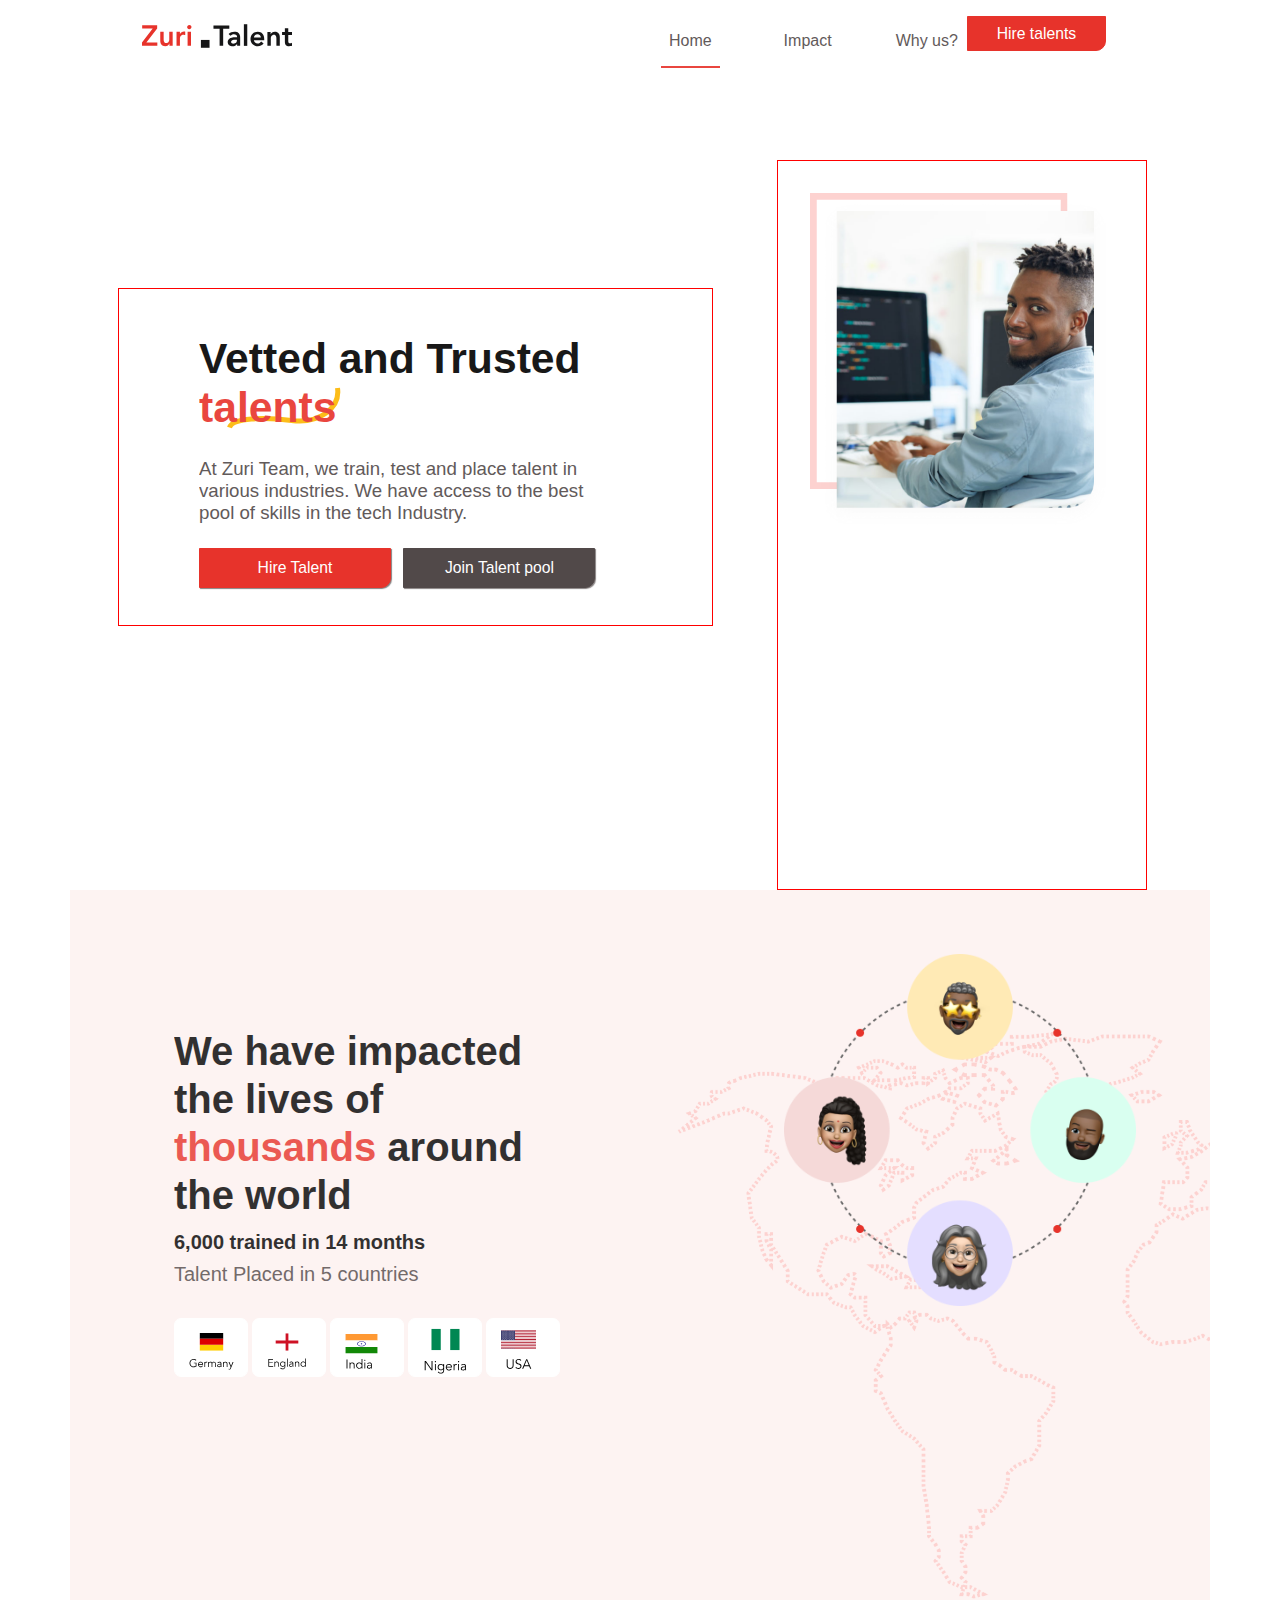
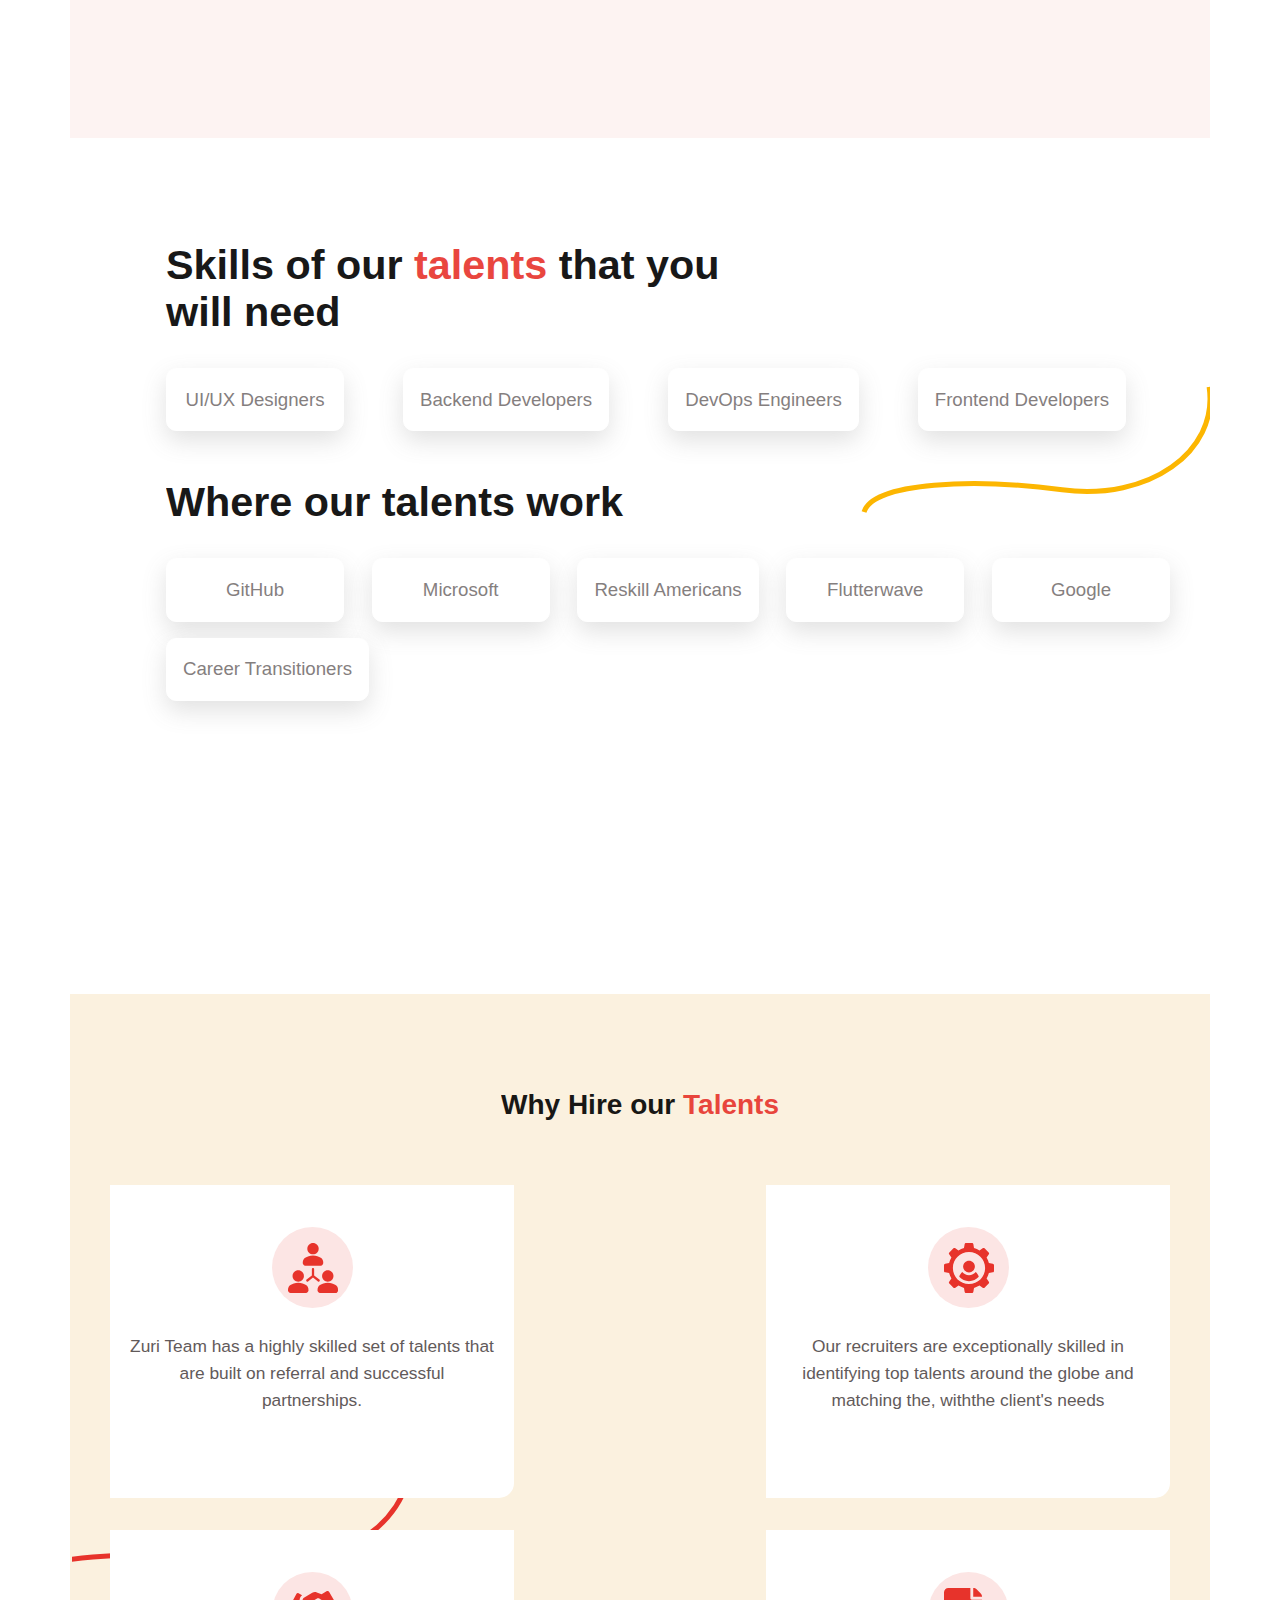
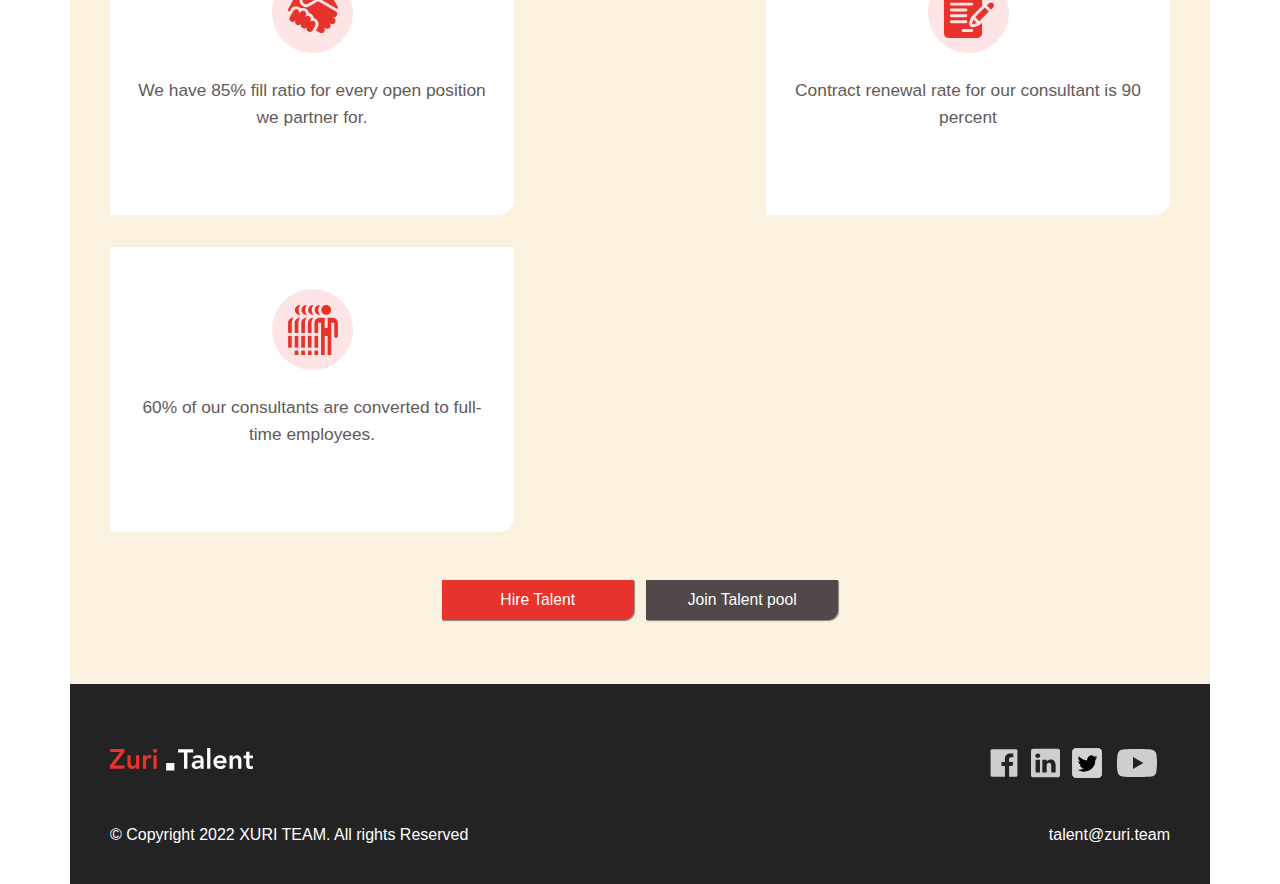
<file: talent.html>
<!DOCTYPE html>
<html lang="en">
<head>
    <meta charset="UTF-8">
    <meta name="viewport" content="width=device-width, initial-scale=1.0">
    <meta http-equiv="X-UA-Compatible" content="ie=edge">
    <link rel="stylesheet" href="styles/talent.css">
    <link href="../img/zuri-training-img.svg" rel="icon" sizes="16x16 32x32" type="image/png">
    <title>Zuri</title>
</head>
<body>
    <nav>
        <img src="img/talent-logo2.svg" alt="Zuri talent logo" height="40rem" width="150rem">
        <div class="nav-links">
            <ul>
                <li class="active">Home</li>
                <li>Impact</li>
                <li>Why us?</li>
            </ul>
        </div>
        <button class="nav-btn btn--show-modal">
            Hire talents
        </button>
    </nav>
    <header>
        <div>
            <div class="main">
                <h1>
                    Vetted and Trusted <br> <span class="red">talents</span> 
                </h1>
                <p>
                    At Zuri Team, we train, test and place talent in various
                    industries.
                    We have access to the best pool of skills in the tech Industry.
                </p>
                <button class="hire btn--show-modal">
                    Hire Talent
                </button>
                <button class="join btn--show-modal-2">
                    Join Talent pool
                </button>
            </div>
            <div class="img-main">
                <img src="img/section1.png" alt="">
            </div>
        </div>
    </header>
    <section class="section-1">
        <div class="section-1-text">
            <h2>
                We have impacted the lives of <span class="red">thousands</span> 
                around the world
            </h2>
            <p class="six-thousand">
                6,000 trained in 14 months
            </p>
            <p class="six-thousand-2">
                Talent Placed in 5 countries
            </p>
            <div class="countries">
                <div class="countries-img">
                   <img src="img/GER.svg" alt="germany" width="45px" height="50px"> 
                </div>
                <div class="countries-img">
                    <img src="img/ENG.svg" alt="england" width="40px" height="50px">
                </div>
                <div class="countries-img india">
                    <img src="img/ind.svg" alt="india" width="33px" height="50px">
                </div>
                <div class="countries-img">
                    <img src="img/NIG.svg" alt="nigeria" width="45px" height="50px">
                </div>
                <div class="countries-img">
                    <img src="img/ussa.svg" alt="usa" width="35px" height="50px">
                </div>
            </div>
        </div>
        <div class="section-1-img">
            <img src="img/section2.png" alt="">
        </div>
    </section>
    <section class="section-2">
        <h2>
            Skills of our <span class="red"> talents</span>
            that you will need
        </h2>
        <div class="section-2-tiles">
            <div class="tile">
                <p>UI/UX Designers</p>
            </div>
            <div class="tile">
                <p>Backend Developers</p>
            </div>
            <div class="tile">
                <p>DevOps Engineers</p>
            </div>
            <div class="tile">
                <p>Frontend Developers</p>
            </div>
        </div>
        <h2>
            Where our talents work
        </h2>
        <div class="section-2-tiles woh">
            <div class="tile">
                <p>GitHub</p>
            </div>
            <div class="tile">
                <p>Microsoft</p>
            </div>
            <div class="tile">
                <p>Reskill Americans</p>
            </div>
            <div class="tile">
                <p>Flutterwave</p>
            </div>
            <div class="tile">
                <p>Google</p>
            </div>
            <div class="tile">
                <p>Career Transitioners</p>
            </div>
        </div>
    </section>
    <section class="section-3">
        <h2>
            Why Hire our <span class="red">Talents</span>
        </h2>
        <div class="section-3-cards">
            <div class="section-3-card">
                <img src="img/people.svg" alt="">
                <p>
                    Zuri Team has a highly skilled set of talents
                    that are built on referral and successful partnerships.
                </p>
            </div>
            <div class="section-3-card">
                <img src="img/mech.svg" alt="">
                <p>
                    Our recruiters are exceptionally skilled in identifying
                    top talents around the globe and matching the, withthe client's
                    needs
                </p>
            </div>
            <div class="section-3-card">
                <img src="img/hand.svg" alt="">
                <p>
                    We have 85% fill ratio for every open position we
                    partner for.
                </p>
            </div>
            <div class="section-3-card card-man">
                <img src="img/write.svg" alt="">
                <p>
                    Contract renewal rate for our consultant is 90
                    percent
                </p>
            </div>
            <div class="section-3-card card-many">
                <img src="img/many.svg" alt="">
                <p>
                    60% of our consultants are converted to full-time
                    employees.
                </p>
            </div>
        </div>
        <div class="section-3-btn">
            <button class="hire btn--show-modal">
                Hire Talent
            </button>
            <button class="join btn--show-modal-2">
                Join Talent pool
            </button>
        </div>
    </section>
    <footer>
        <div class="footer-inner-1">
            <img src="img/talent-logo2-white.svg" alt="logo" height="23rem">
            <div class="footer-social">
                <img src="img/grey-facebook.svg" alt="facebook" height="30px">
                <img src="img/grey-linkd.svg" alt="LinkedIn" height="30px">
                <img src="img/grey-twit.png" alt="twitter" height="30px">
                <img src="img/grey-youtube.svg" alt="youtube" height="30px">
            </div>
        </div>
        <div class="footer-inner-2">
            <a href="mailto:talent@zuri.team">talent@zuri.team</a>
            <p>
                &copy; Copyright 2022 XURI TEAM. All rights Reserved
            </p>
        </div>
    </footer>


    <div class="modal hidden">
        <button class="btn--close-modal">&times;</button>
        <h1 class="modal_header">
            Talent Recruitment
        </h1>
        <p class="p">
            We love to discuss your business and your talent needs
        </p>
        <button class="btn-1">
            Fill this form
        </button>
        <p>
            OR
        </p>
        <button class="btn-2">
            Book a consultation
        </button>
    </div>

    <div class="modal modal-2 hidden">
        <button class="btn--close-modal">&times;</button>
        <h1 class="modal_header">
            Join Talent Pool
        </h1>
        <p class="p">
            Interested in joining our Talent Pool?
        </p>
        <button class="btn-2">
            Click here to sign up
        </button>
    </div>
    <div class="overlay hidden"></div>
    <script src="talent.js"></script>
</body>
</file>
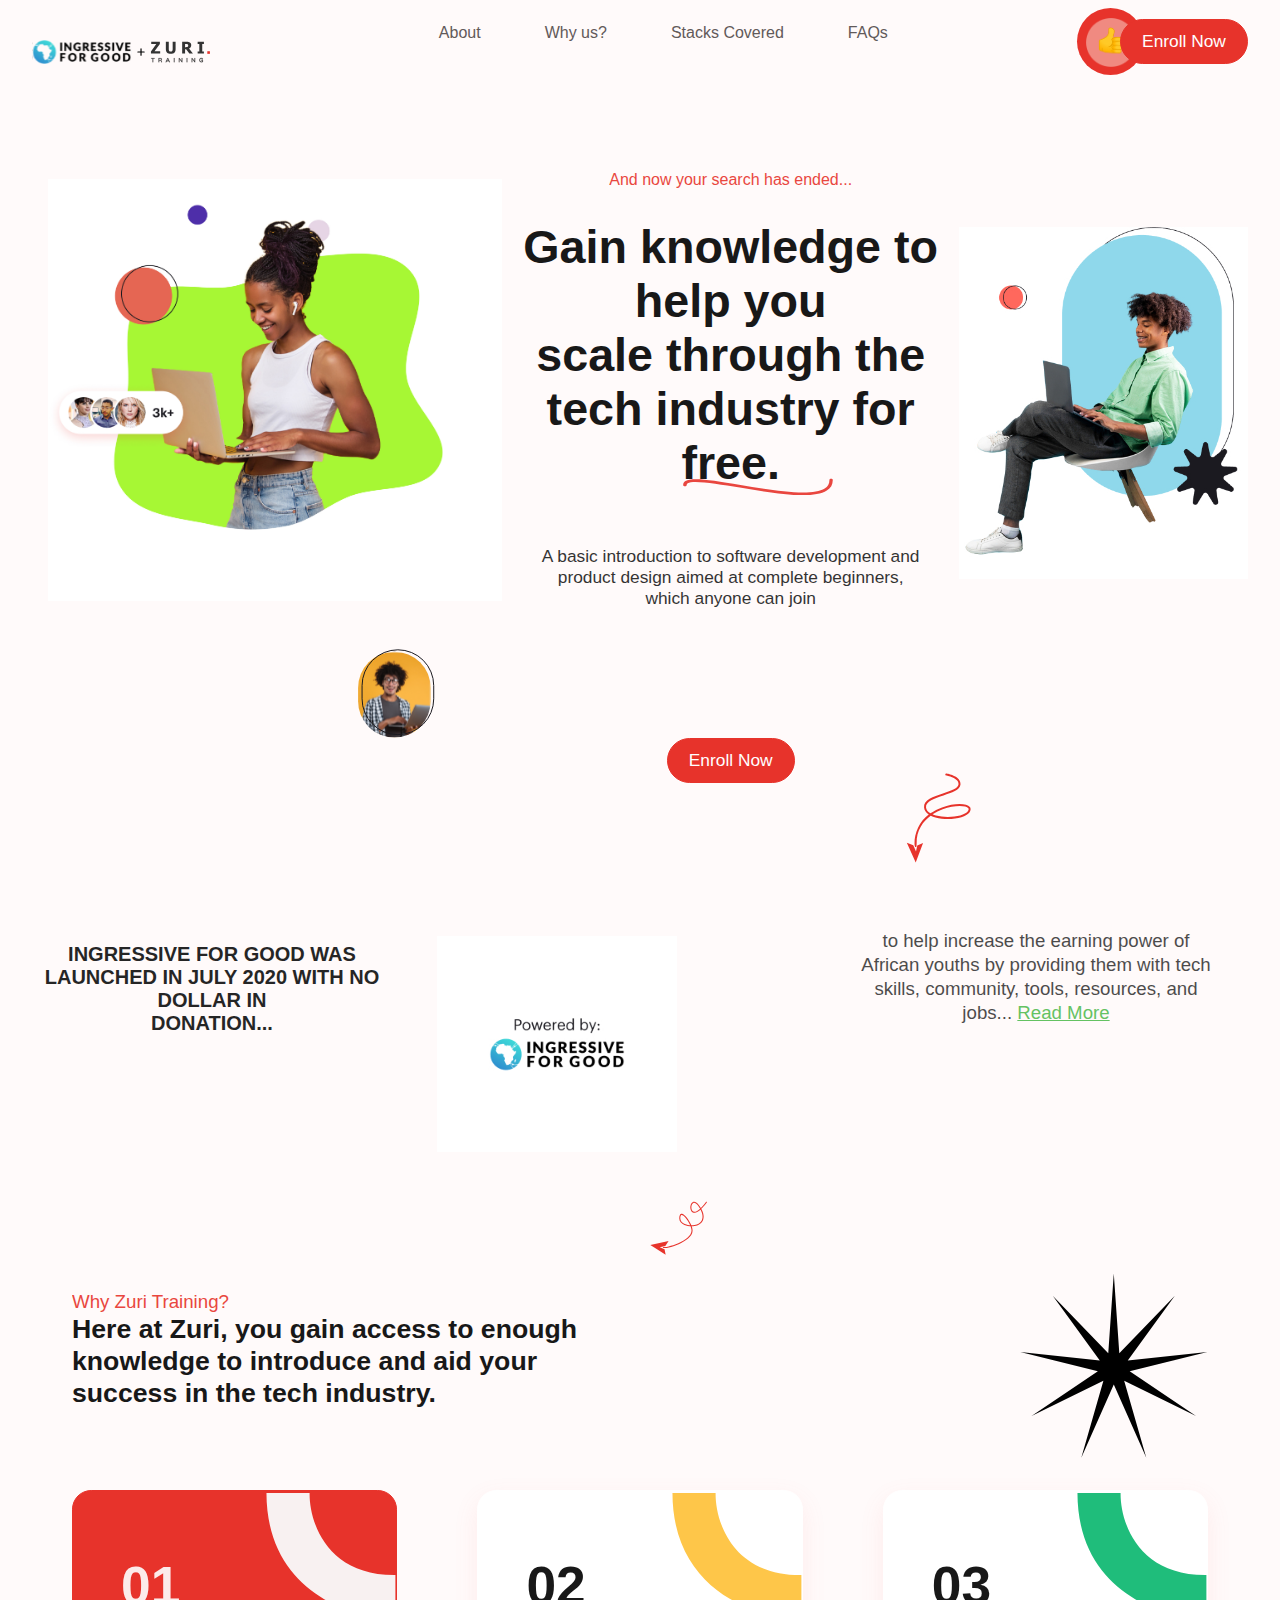
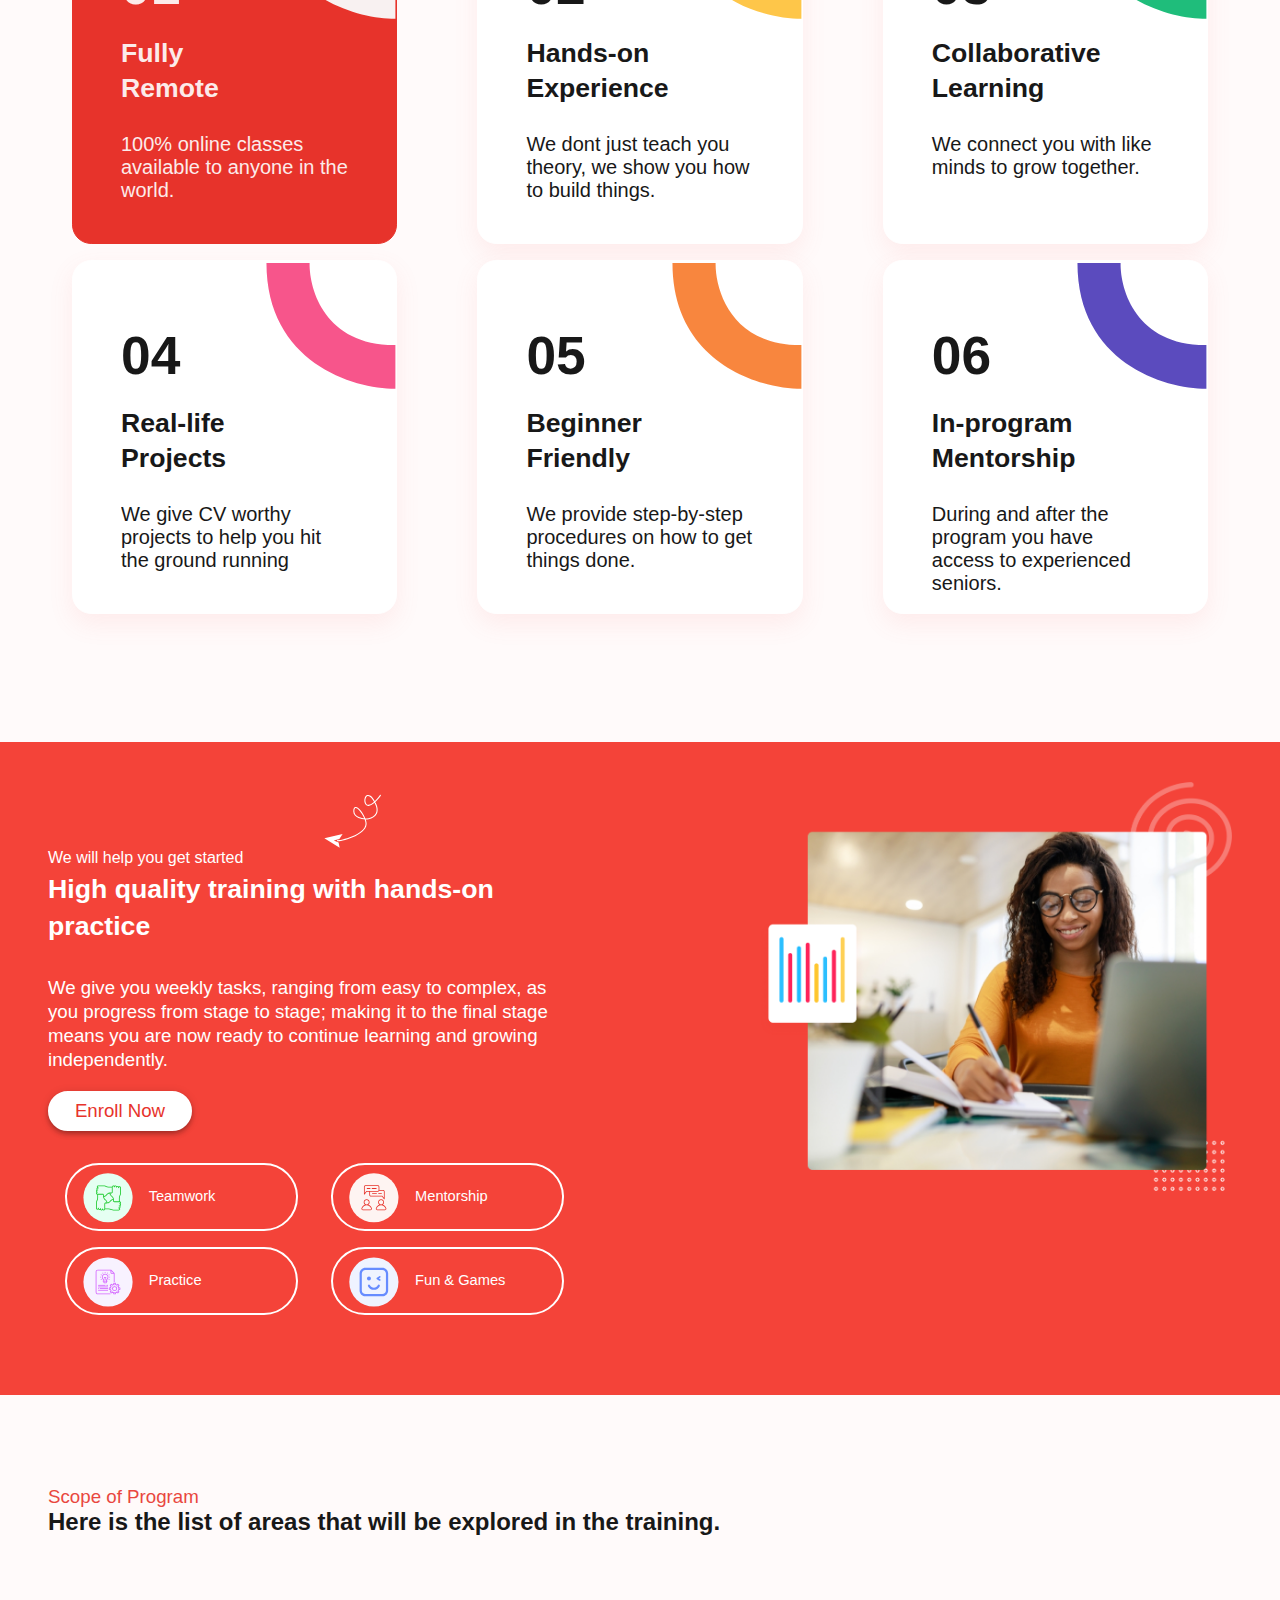
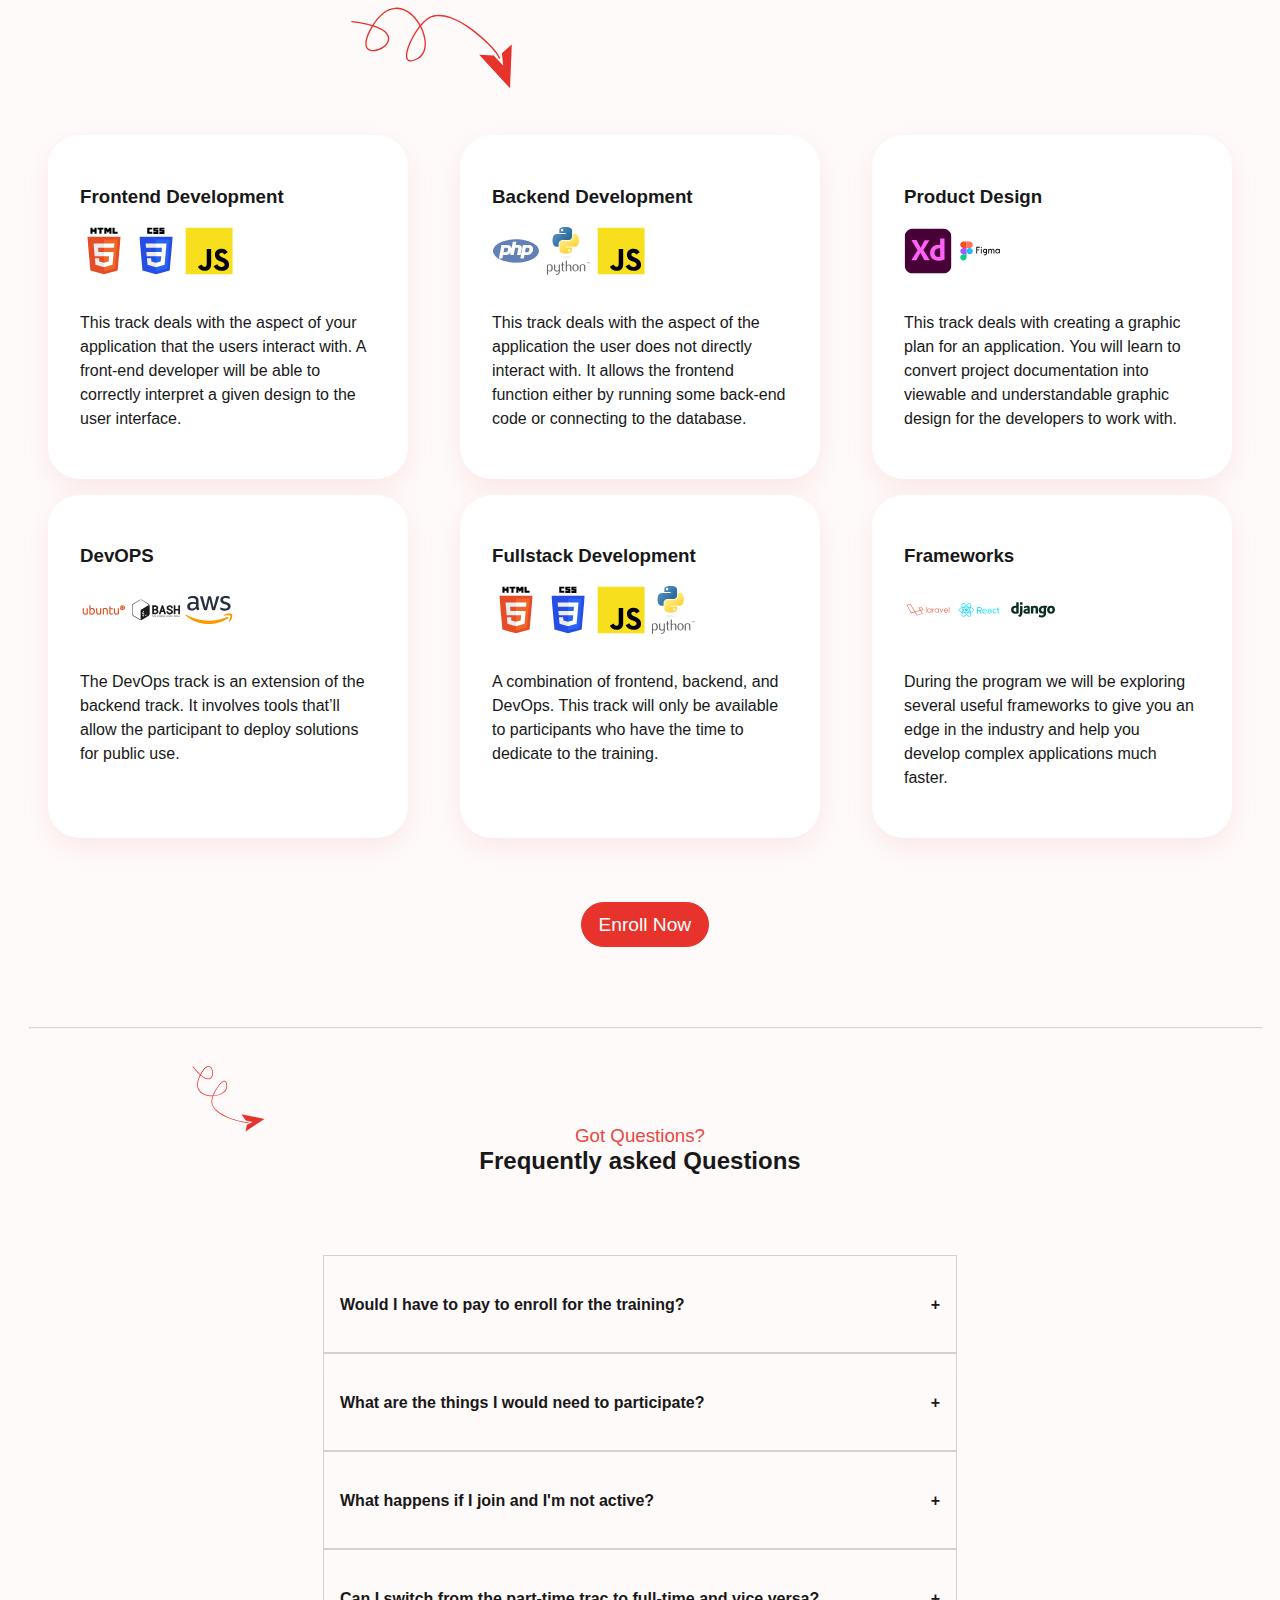
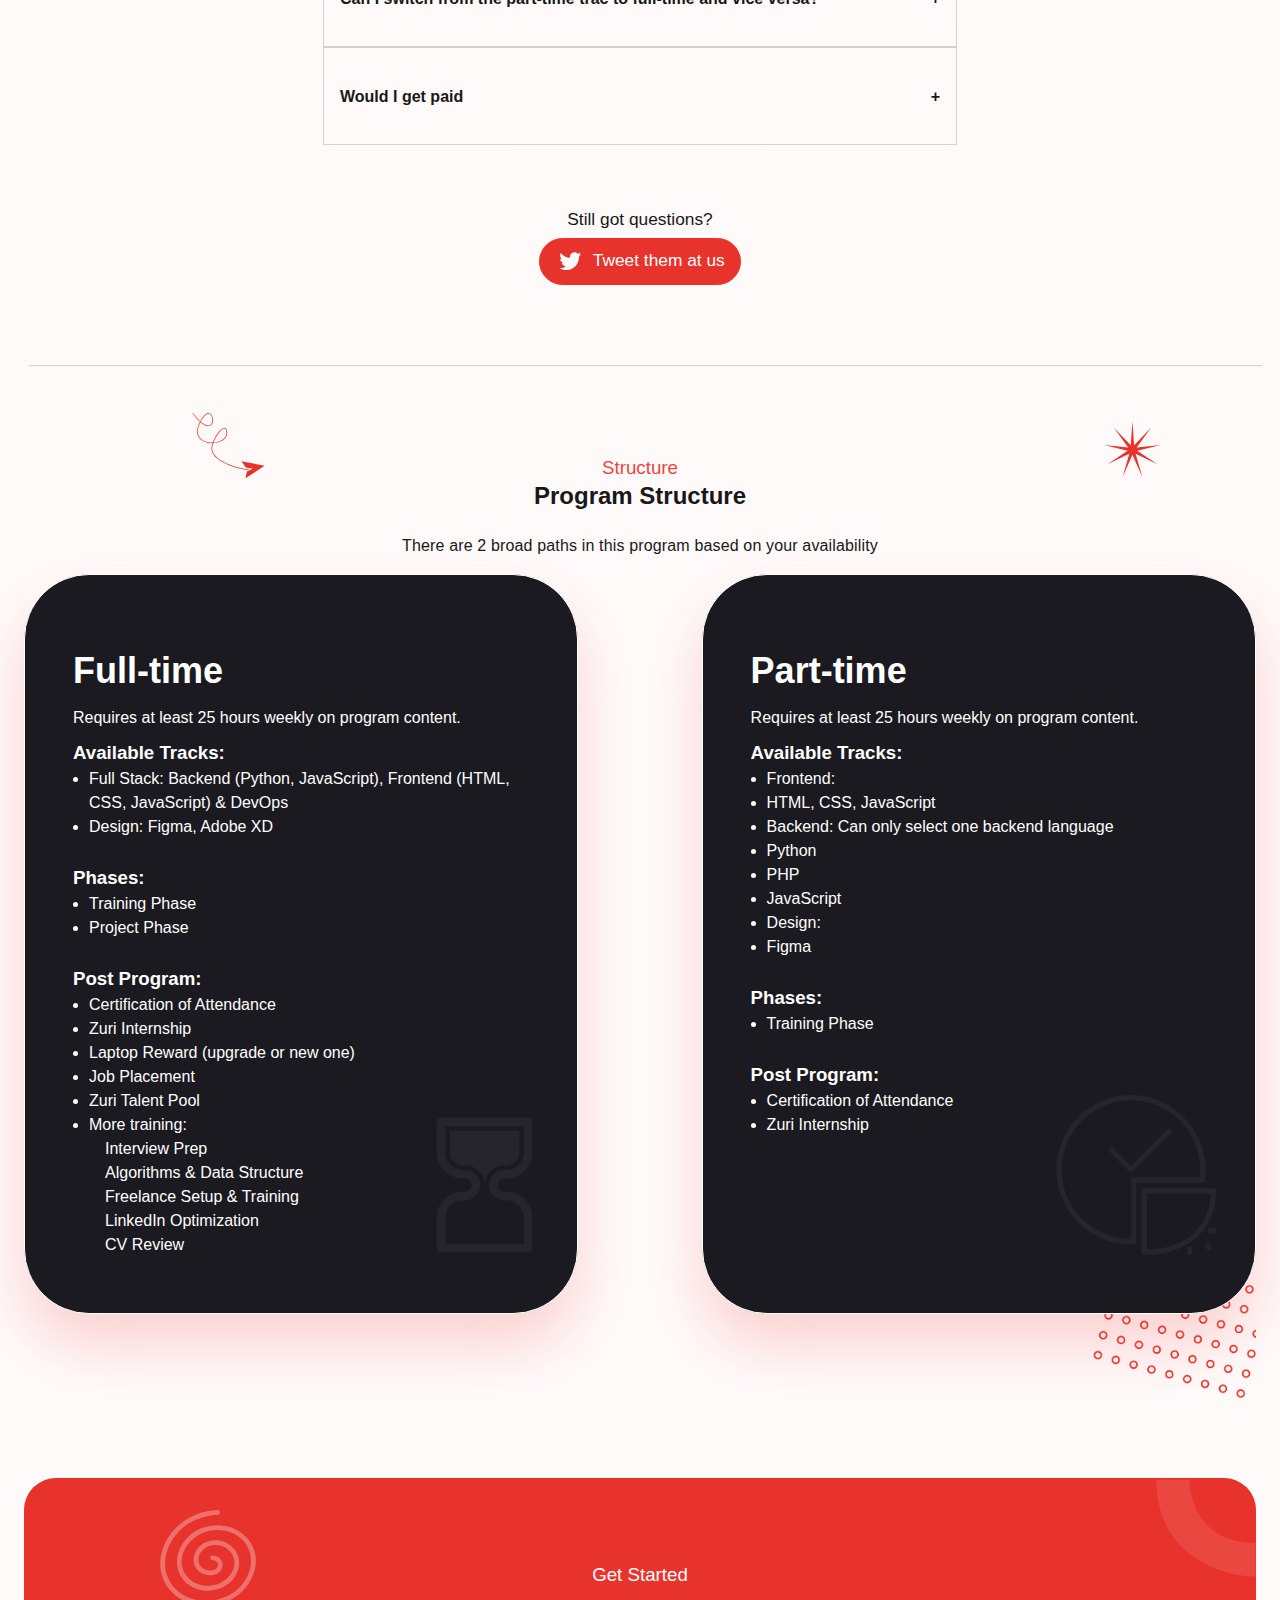
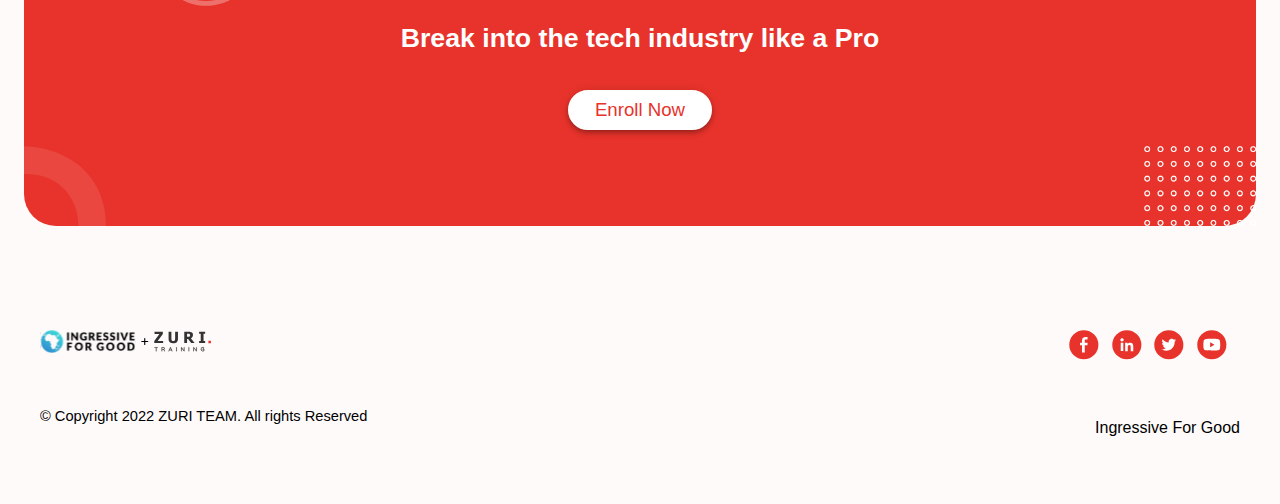
<file: training.html>
<!DOCTYPE html>
<html lang="en">
<head>
    <meta charset="UTF-8">
    <meta name="viewport" content="width=device-width, initial-scale=1.0">
    <meta http-equiv="X-UA-Compatible" content="ie=edge">
    <link rel="stylesheet" href="styles/training.css">
    <link href="zuri-training-img.svg" rel="icon" sizes="16x16 32x32" type="image/png">
    <title>Zuri</title>
</head>
<body>
    <nav>
        <img src="img/logo.svg" alt="" class="nav-logo">
        <div class="nav-links">
            <ul>
                <li>About</li>
                <li>Why us?</li>
                <li>Stacks Covered</li>
                <li>FAQs</li>
            </ul>
        </div>
        <div class="enroll-div">
            <button class="enroll enroll-nav">
                Enroll Now
            </button>
            <div class="thumb-container">
                <div class="thumb-inner">
                    <img src="img/thumbs.png" alt="">
                </div>
            </div>
        </div>
    </nav>
    <header>
        <div class="header-img">
            <img src="img/lady1.jpg" alt="">
        </div>
        <div class="header-text">
            <p class="p">
                And now your search has ended...
            </p>
            <h1>
                Gain knowledge to
                help you <br> scale through the tech industry for free. 
            </h1>
            <p class="p2">
                A basic introduction to software 
                development and product design aimed
                 at complete beginners, which 
                 anyone can join
            </p>
            <img src="img/maleface.svg" alt="" class="male-face">
            <button class="enroll">
                Enroll Now
            </button>
        </div>
        <div class="header-img-2">
            <img src="img/male1.jpg" alt="">
        </div>
    </header>
    <!-- <hr> -->
    <section class="section-1">
        <div class="sec-1-head">
            <h3>
                INGRESSIVE FOR GOOD WAS LAUNCHED IN JULY 2020 WITH NO DOLLAR
                IN <br> DONATION...
            </h3>
        </div>
        <div class="sec-1-logo">
            <img src="img/ingresive (1).png" alt="">
        </div>
        <div class="sec-1-text">
            <p>
                to help increase the earning power of African youths
                by providing them with tech skills,
                community, tools, resources, and jobs... <a href="#"> Read More </a>
            </p>
        </div>
    </section>
    <section class="section-2">
        <!-- <hr> -->
        <img src="img/section3wire.svg" alt="">
        <div class="sec-2-head">
            <div class="sec-2-head-text">
                <h3>
                    Why Zuri Training?
                </h3>
                <h4>
                    Here at Zuri, you gain access to enough knowledge to
                    introduce and aid your success in the tech industry. 
                </h4>
            </div>
            <div class="sec-2-head-img">
                <img src="img/Star1-black.svg" alt="">
            </div>
        </div>
        <div class="section-2-cards">
            <div class="section-2-card red-card">
                <h2>01</h2>
                <h3>Fully <br> Remote</h3>
                <p>100% online classes available to anyone in the world.</p>
            </div>
            <div class="section-2-card card-2">
                <h2>02</h2>
                <h3>Hands-on <br> Experience</h3>
                <p>We dont just teach you theory, we show you how to build things.</p>
            </div>
            <div class="section-2-card card-3">
                <h2>03</h2>
                <h3>Collaborative <br> Learning</h3>
                <p>We connect you with like minds to grow together.</p>
            </div>
            <div class="section-2-card card-4">
                <h2>04</h2>
                <h3>Real-life <br> Projects</h3>
                <p>We give CV worthy projects to help you hit the ground running</p>
            </div>
            <div class="section-2-card card-5">
                <h2>05</h2>
                <h3>Beginner <br> Friendly</h3>
                <p>We provide step-by-step procedures on how to get things done.</p>
            </div>
            <div class="section-2-card card-6">
                <h2>06</h2>
                <h3>In-program <br> Mentorship</h3>
                <p>During and after the program you have access to experienced seniors.</p>
            </div>
        </div>
    </section>
    <section class="section-3">
        <div>

            <img src="img/section5wire.svg" alt="" class="sec-3-img-1">
            <h4>
                We will help you get started
            </h4>
            <h2>
                High quality training with hands-on practice
            </h2>
            <p>
                We give you weekly tasks, ranging from easy to complex, as
                you progress from stage to stage; making it to the final
                stage means you are now ready to continue learning and growing independently.
            </p>
            <button class="enroll-white">
                Enroll Now
            </button>
            <div class="tiles-container">
                <div class="tile">
                    <img src="img/team-work.svg" alt="" height="50rem">
                    <p>Teamwork</p>
                </div>
                <div class="tile">
                    <img src="img/mentor.svg" alt="" height="50rem">
                    <p>Mentorship</p>
                </div>
                <div class="tile">
                    <img src="img/practice.svg" alt="" height="50rem">
                    <p>Practice</p>
                </div>
                <div class="tile">
                    <img src="img/games.svg" alt="" height="50rem">
                    <p>Fun & Games</p>
                </div>
            </div>
        </div>
        <img src="img/section5-image-girl.png" alt="girl studying" class="girl-study">
    </section>
    <section class="section-4">
        <h3>
            Scope of Program
        </h3>
        <p>
            Here is the list of areas that will be explored in the training.
        </p>
        <img src="img/section6-wire.svg" alt="">
        <div class="section-4-cards">
            <div class="section-4-card">
                <h3>
                    Frontend Development
                </h3>
                <div class="card-img">
                    <img src="img/html.svg" alt="">
                    <img src="img/css-3 logo.svg" alt="">
                    <img src="img/javascript logo.svg" alt="">
                </div>
                <p>
                    This track deals with the aspect of your application that the users interact with.
                    A front-end developer will be able to correctly interpret a given design to
                    the user interface.
                </p>
            </div>
            <div class="section-4-card">
                <h3>
                    Backend Development
                </h3>
                <div class="card-img">
                    <img src="img/php2 logo.svg" alt="">
                    <img src="img/python-4 logo.svg" alt="">
                    <img src="img/javascript logo.svg" alt="">
                </div>
                <p>
                    This track deals with the aspect of the application the user
                    does not directly interact with. It allows the frontend function
                    either by running some back-end code or connecting to the database.
                </p>
            </div>
            <div class="section-4-card">
                <h3>
                    Product Design
                </h3>
                <div class="card-img">
                    <img src="img/adobe-xd logo.svg" alt="">
                    <img src="img/Figma logo.svg" alt="">
                </div>
                <p>
                    This track deals with creating a graphic plan for an application.
                    You will learn to convert project documentation into viewable and
                    understandable graphic design for the developers to work with.
                </p>
            </div>
            <div class="section-4-card">
                <h3>
                    DevOPS
                </h3>
                <div class="card-img">
                    <img src="img/Ubuntu logo.svg" alt="">
                    <img src="img/Bash logo.svg" alt="">
                    <img src="img/aws logo.svg" alt="">
                </div>
                <p>
                    The DevOps track is an extension of the backend track.
                    It involves tools that’ll allow the participant to deploy solutions
                    for public use.
                </p>
            </div>
            <div class="section-4-card">
                <h3>
                    Fullstack Development
                </h3>
                <div class="card-img">
                    <img src="img/html.svg" alt="">
                    <img src="img/css-3 logo.svg" alt="">
                    <img src="img/javascript logo.svg" alt="">
                    <img src="img/python-4 logo.svg" alt="">
                </div>
                <p>
                    A combination of frontend, backend, and DevOps.
                    This track will only be available to participants who have the time to dedicate
                    to the training.
                </p>
            </div>
            <div class="section-4-card">
                <h3>
                    Frameworks
                </h3>
                <div class="card-img">
                    <img src="img/Laravel logo.svg" alt="">
                    <img src="img/React logo.svg" alt="">
                    <img src="img/Django logo.svg" alt="">
                </div>
                <p>
                    During the program we will be exploring several
                    useful frameworks to give you an edge in the industry
                    and help you develop complex applications much faster.
                </p>
            </div>
        </div>
        <button class="enroll">
            Enroll Now
        </button>
    </section>
    <section class="section-5">
        <hr>
        <h3>
            Got Questions?
        </h3>
        <p class="freq">
            Frequently asked Questions
        </p>
        <div class="questions">
            <div class="q-box">
                <p class="q-box-p-1">
                    Would I have to pay to enroll for the training?
                </p>
                <p>+</p>
            </div>
            <div class="q-box">
                <p class="q-box-p-1">
                    What are the things I would need to participate?
                </p>
                <p>+</p>
            </div>
            <div class="q-box">
                <p class="q-box-p-1">
                    What happens if I join and I'm not active?
                </p>
                <p>+</p>
            </div>
            <div class="q-box">
                <p class="q-box-p-1">
                    Can I switch from the part-time trac to full-time and vice versa?
                </p>
                <p>+</p>
            </div>
            <div class="q-box">
                <p class="q-box-p-1">
                    Would I get paid
                </p>
                <p>+</p>
            </div>
        </div>
        <p class="still">
            Still got questions?
        </p>
        <div class="enroll tweet-us">
            <img src="img/red-twitter.svg" alt="">
            <p>
                Tweet them at us
            </p>
        </div>
    </section>
    <section class="section-6">
        <hr>
        <img src="img/Star1.svg" alt="">
        <h3>
            Structure
        </h3>
        <p class="program">Program Structure</p>
        <p class="program-2">
            There are 2 broad paths in this program based on your availability
        </p>
        <div class="section-6-cards">
            <div class="section-6-card hour">
                <h2>
                    Full-time
                </h2>
                <p>
                    Requires at least 25 hours weekly on program content.
                </p>
                <h4>
                    Available Tracks:
                </h4>
                <ul>
                    <li>
                        Full Stack: Backend (Python, JavaScript), Frontend (HTML, CSS, JavaScript)
                        & DevOps
                    </li>
                    <li>
                        Design: Figma, Adobe XD
                    </li>
                </ul>
                <h4>
                    Phases:
                </h4>
                <ul>
                    <li>
                        Training Phase
                    </li>
                    <li>
                        Project Phase
                    </li>
                </ul>
                <h4>
                    Post Program:
                </h4>
                <ul>
                    <li>
                        Certification of Attendance
                    </li>
                    <li>
                        Zuri Internship
                    </li>
                    <li>
                        Laptop Reward (upgrade or new one) 
                    </li>
                    <li>
                        Job Placement
                    </li>
                    <li>
                        Zuri Talent Pool
                    </li>
                    <li>
                        More training:
                    </li>
                    <ul class="ul-no-style">
                        <li>
                            Interview Prep
                        </li>
                        <li>
                            Algorithms & Data Structure
                        </li>
                        <li>
                            Freelance Setup & Training
                        </li>
                        <li>
                            LinkedIn Optimization
                        </li>
                        <li>
                            CV Review
                        </li>
                    </ul>
                </ul>
            </div>
            <div class="section-6-card time">
                <h2>
                    Part-time
                </h2>
                <p>
                    Requires at least 25 hours weekly on program content.
                </p>
                <h4>
                    Available Tracks:
                </h4>
                <ul>
                    <li>
                        Frontend:
                        <li>
                            HTML, CSS, JavaScript
                        </li>
                    </li>
                    <li>
                        Backend: Can only select one backend language
                        <li>Python</li>
                        <li>PHP</li>
                        <li>JavaScript</li>
                    </li>
                    <li>
                        Design:
                        <li>Figma</li>
                    </li>
                </ul>
                <h4>
                    Phases:
                </h4>
                <ul>
                    <li>
                        Training Phase
                    </li>
                </ul>
                <h4>
                    Post Program:
                </h4>
                <ul>
                    <li>
                        Certification of Attendance
                    </li>
                    <li>
                        Zuri Internship
                    </li>
                </ul>
            </div>
        </div>
        <div class="section-6-card-image">
            <img src="img/circle.png" alt="" width="180rem" class="circle-show">
            <img src="img/circle.png" alt="" width="70rem" height="70rem" class="circle-hide">
        </div>
    </section> 
    <section class="section-7">        
        <div class="section-7-inner">
            <img src="img/round.svg" alt="">
            <div class="section-7-main">
                <h3>
                    Get Started
                </h3>
                <p>
                    Break into the tech industry like a Pro
                </p>
                <button class="enroll-white">
                    Enroll Now
                </button>
            </div>
                <div class="section-7-inner-img">
                    <img src="img/curve2.svg" alt="">
                    <img src="img/mains.png" alt="">
                </div>
        </div>
    </section>
    <footer>
        <div class="footer-inner-1">
            <img src="img/logo.svg" alt="zuri logo" height="23rem">
            <div class="footer-social">
                <img src="img/red-facebook.svg" alt="facebook" height="30px">
                <img src="img/red-linkd.svg" alt="LinkedIn" height="30px">
                <img src="img/red-twitter.svg" alt="twitter" height="30px">
                <img src="img/red-youtube.svg" alt="youtube" height="30px">
            </div>
        </div>
        <div class="footer-inner-2">
            <h5>
                Ingressive For Good
            </h5>
            <p>
                &copy; Copyright 2022 ZURI TEAM. All rights Reserved
            </p>
        </div>
    </footer>
</body>
</file>
<file: styles/talent.css>
body{
    margin: 0;
    padding: 0;
    box-sizing: border-box;
    background-color: white;
    font-family: Averta, sans-serif;
    max-width: 1140px;
    margin: auto;
}

/* -----HEADER SECTION------- */
nav{
    display: flex;
    position: sticky;
    background-color: white;
    z-index: 9;
    top: 0;
    justify-content: space-between;
    height: 4rem;
    padding-left: 1.5rem;
    padding-right: 1.5rem;
    padding-top: 1rem;
}
.nav-links{
    display: none;
}
nav button{
    font-size: 11.8pt;
    height: 2.2rem;
    width: 8.7rem;
    color: white;
    background-color: #E7332B;
    border: 1px solid #E7332B;
    border-radius: 0px 0px 10px 0px;
    cursor: pointer;
}
header>div{
    display: flex;
    flex-direction: column;
}
.main{
    text-align: center;
    margin-top: .8rem;
    padding: 2rem;
    padding-right: 0;
}
.main h1{
    font-size: 31pt;
    height: 7rem;
    background-image: url(thick2.svg);
    background-repeat: no-repeat;
    background-position: 60% 95%;
    opacity: 0.9;
}
.main p{
    max-width: 700px;
    margin: 0 auto;
    font-size: 13pt;
    opacity: 0.9;
    color: #514949;
    margin-bottom: 1.5rem;

}
.red{
    color: #E7332B;
}
.hire{
    font-size: 11.8pt;
    height: 2.2rem;
    width: 7.7rem;
    color: white;
    background-color: #E7332B;
    border: 1px solid #E7332B;
    border-radius: 0px 0px 10px 0px;
    cursor: pointer;
    box-shadow: 1px 1px 1px rgb(135, 129, 129);
}
.join{
    font-size: 11.8pt;
    height: 2.2rem;
    width: 9.5rem;
    color: white;
    background-color: #514949;
    border: 1px solid #514949;
    border-radius: 0px 0px 10px 0px;
    box-shadow: 1px 1px 1px rgb(135, 129, 129);
    cursor: pointer;
    margin-left: 1.5rem;
}
.img-main{
    padding: 2rem;
}
.img-main img{
    width: 23rem;
}

/* -----SECTION 1------- */
.section-1{
    padding: 2.5rem;
    padding-bottom: 4rem;
    background-color: #f9ebeb;
    display: flex;
    flex-direction: column;
    text-align: left;
    /* border: 1px solid red; */
}
.section-1 h2{
    font-size: 21pt;
    margin-bottom: 0;
    opacity: 0.9;
}
.six-thousand{
    font-size: 13pt;
    font-weight: 600;
    padding-top: .9rem;
    margin: 0;
    opacity: 0.9;
}
.six-thousand-2{
    font-size: 13pt;
    opacity: 0.9;
    color: #514949;
}
.countries{
    display: flex;
    justify-content: space-between;
    /* border: 1px solid red; */
    max-width: 400px;
}
.countries-img{
    border: 1px solid white;
    background-color: white;
    width: 15%;
    max-width: 4rem;
    padding-top: 0.5rem;
    padding-bottom: 0.1rem;
    padding-left: .5rem;
    border-radius: 7px 7px 7px 7px;
}
.section-1-img{
    margin-top: 3rem;
}
.section-1-img img{
    width: 22rem;
}

/* -----SECTION 2------- */
.section-2{
    padding-top: 4.5rem;
    padding-right: 2.5rem;
    padding-left: 2.5rem;
    padding-bottom: 4rem;
    background-color: white;
    display: block;
    text-align: left;
    /* border: 1px solid red; */
}
.section-2 h2{
    font-size: 21pt;
    opacity: 0.9;
}
.section-2-tiles{
    display: flex;
    flex-wrap: wrap;
    justify-content: space-between;
}
.tile{
    border: 1px solid white;
    box-shadow: 0 0.6rem 1.5rem rgba(104, 104, 104, 0.2);
    background-color: white;
    margin-bottom: 1rem;
    min-width: 9rem;
    padding-right: 1rem;
    padding-left: 1rem;
    border-radius: 10px;
    cursor: pointer;
    transition: transform .45s;
}
.tile p{
    font-size: 12pt;
    line-height: 1.5rem;
    opacity: .9;
    color: #514949;
}
.tile:hover{
    transform:translateY(-0.6rem)
}

/* -----SECTION 3------ */
.section-3{
    padding-top: 4.5rem;
    padding-right: 2.5rem;
    padding-left: 2.5rem;
    padding-bottom: 4rem;
    background-color: rgb(251, 241, 223);
    background-image: url(../img/rope.svg);
    background-repeat: no-repeat;
    background-position: .1rem 28rem;
    display: block;
    text-align: center;
    /* border: 1px solid red; */
}
.section-3 h2{
    font-size: 21pt;
    margin-bottom: 0;
    opacity: 0.9;
}
.section-3-cards{
    margin-top: 3rem;
    display: flex;
    justify-content: space-between;
    flex-wrap: wrap;
}
.section-3-card{
    background-color: white;
    border: 2px solid white;
    margin-bottom: 1rem;
    border-radius: 0px 0px 15px 0px;
    padding-top: 2.5rem;
    padding-bottom: 4rem;
    padding-left: 1rem;
    padding-right: 1rem;
    width: 28rem;
    color: #514949;
    margin-top: 1rem;
}
.section-3-card:hover{
    background-color: rgba(0, 0, 0, .9);
    color: white;
}
.section-3-card p{
    font-size: 11.5pt;
    line-height: 1.7rem;
    opacity: .9;
}
.section-3-btn{
    margin-top: 2rem;
}

/* ----FOOTER---- */
footer{
    display: flex;
    flex-direction: column;
    background-color: rgb(36, 35, 35);
    color: white;
    padding: 2.5rem;
    text-align: center;
}
.footer-inner-1{
    display: flex;
    flex-direction: column;
    margin-bottom: 2rem;
}
.footer-social img{
    margin-right: .8rem;
}
.footer-inner-2{
    display: flex;
    flex-direction: column;
}
.footer-social{
    margin-top: 1.5rem;
}
.footer-inner-2 a{
    text-decoration: none;
    color: white;
}
.footer-inner-2 p{
    border-top: 1px solid rgb(193, 177, 177);
    padding-top: 1rem;
}


/* RESPONSIVNESS */
@media (min-width: 620px) {
    .img-main{
        margin: 0 auto;
    }
    .main h1{
        background-position: 55% 95%;
    }
    .section-1{
        text-align: center;
        line-height: 3rem;
        padding-top: 4rem;
    }
    .section-1>div{
        width: 80%;
        margin: 0 auto;
    }
    .section-1 h2{
        font-size: 18pt;
    }
    .countries{
        margin: 0 auto;
    }
    .countries-img{
        padding-top: .5rem;
        height: 3rem;
        padding-left: .1rem;
    }
    .section-2{
        text-align: center;
    }
    .section-2 h2{
        max-width: 20rem;
        margin: 2rem auto;
    }
    .section-3-card{
        width: 40%;
    }
    .card-many{
        width: 100%;
    }
    .footer-inner-1 {
        flex-direction: row;
        justify-content: space-between;
    }
    .footer-inner-2 {
        flex-direction: row-reverse;
        justify-content: space-between;
    }
    .footer-inner-2 p{
        border: none;
        margin: 0;
        display: flex;
        justify-content: space-between;
    }
    .footer-inner-2 a{
        margin-top: 1rem;
    }
    .footer-social{
        display: flex;
        margin: 0;
    }
}
@media (min-width: 890px) {
    .nav-links{
        display: block;
    }
    .nav-links ul{
        list-style: none;
        display: flex;
        justify-content: space-between;
        color: #514949;
        opacity: .9;
        gap: 4rem;
    }
    .active{
        border-bottom: 2.5px solid #E7332B;
        padding-bottom: 1rem;
        /* width: 3rem; */
        padding-left: .5rem;
        padding-right: .5rem;
        padding-bottom: 1rem;
    }
}
@media (min-width: 1200px){
    body{
        max-width: 1140px;
        margin: auto;
    }
    header>div{
        flex-direction: row;
        justify-content: space-around;
        height: 90vh;
    }
    .nav-links{
        margin-left: 20rem;
    }
    .nav-btn{
        margin-right: 5rem;
    }
    nav img{
        margin-left: 3rem;
    }
    .main{
        text-align: left;
        margin-top: 13rem;
        margin-left: 3rem;
        padding-top: 1rem;
        padding-left: 5rem;
        padding-right: 0;
        width: 45%;
        max-width: 600px;
        height: 18rem;
        border: 1px solid red;
    }
    .main h1{
        font-size: 32pt;
        height: 6rem;
        background-repeat: no-repeat;
        background-position: 7% 99%;
    }
    .main p{
        font-size: 14pt;
        width: 25rem;
        margin-left: 0;
    }
    .hire{
        width: 12rem;
        height: 2.5rem;
    }
    .join{
        height: 2.5rem;
        width: 30rem;
        margin-left: .5rem;
    }
    .img-main{
        margin-top: 5rem;
        border: 1px solid red;
    }
    .img-main img{
        width: 19rem;
    }
    .join{
        width: 12rem;
    }
    .section-1{
        flex-direction: row;
        height: 80vh;
        justify-content: space-between;
        background-image: url(../img/section-2-background-image-bg.png);
        background-repeat: no-repeat;
        background-size: cover;
        text-align: left;
    }
    .section-1-text{
        width: 40%;
        padding-right: 4rem;
        padding-left: 4rem;
        padding-top: 2.5rem;
    }
    .section-1-img{
        padding-left: 10rem;
        width: 40%;
    }
    .section-1 h2{
        font-size: 30pt;
        margin-bottom: 0;
        opacity: 0.8;
    }
    .six-thousand{
        font-size: 15pt;
        margin-top: -1rem;
        opacity: 0.8;
    }
    .six-thousand-2{
        font-size: 15pt;
        opacity: 0.8;
        margin-top: -1rem;
    }
    .countries{
        margin-left: 0;
    }
    .countries-img{
        padding-left: .9rem;
    }
    .section-2{
        padding-left: 6rem;
        height: 80vh;
        background-image: url(../img/line1.svg);
        background-repeat: no-repeat;
        background-position: 100% 34%;
    }
    .section-2 h2{
        text-align: left;
        font-size: 31pt;
        margin-left: 0;
        max-width: 35rem;
    }
    .section-2-tiles{
        width: 60rem;
    }
    .woh{
        width: 100%;
    }
    .tile p{
        font-size: 14pt;
        opacity: .7;
    }
    .section-3-card{
        width: 23rem;
        font-size: 20pt;
    }
    .section-3-card p{
        font-size: 13pt;
    }
    .card-many{
        margin-right: 12rem;
    }
    .card-man{
        margin-left: 15rem;
    }
    footer{
        padding-top: 4rem;
    }
}


/* ----Modal Window---- */
.hidden {
    visibility: hidden;
    display: none;
    opacity: 0;
  }
  .btn--close-modal {
    font-family: inherit;
    color: inherit;
    position: absolute;
    top: 0.5rem;
    right: 2rem;
    font-size: 4rem;
    cursor: pointer;
    border: none;
    background: none;
    opacity: 0;
  }
  .modal_header {
    font-size: 2.5rem;
    line-height: 1.5;
  }
  .overlay {
    position: fixed;
    top: 0;
    left: 0;
    width: 100%;
    height: 100%;
    background-color: rgba(0, 0, 0, 0.5);
    backdrop-filter: blur(.5px);
    z-index: 100;
    transition: all 0.5s;
  }
  /* I moved it to the responsivness section.... Praise think */
  /* .modal {
    text-align: center;
    position: fixed;
    top: 50%;
    left: 50%;
    transform: translate(-50%, -50%);
    max-width: 60rem;
    background-color: white;
    padding: 5rem 6rem;
    border-radius: 12px;
    box-shadow: 0 4rem 6rem rgba(0, 0, 0, 0.3);
    z-index: 1000;
    transition: all 0.5s;
  } */
  .modal {
    text-align: center;
    position: fixed;
    top: 50%;
    left: 50%;
    transform: translate(-50%, -50%);
    max-width: 60rem;
    background-color: white;
    padding: 2rem 2rem;
    border-radius: 12px;
    box-shadow: 0 4rem 6rem rgba(0, 0, 0, 0.3);
    z-index: 1000;
    transition: all 0.5s;
  }
  .p{
    color: #514949;
    margin-top: -1rem;
    width: 25rem;
    font-size: 15pt;
    opacity: .9;
  }
  .btn-1, .btn-2{
    font-size: 11.8pt;
    height: 2.2rem;
    width: 12rem;
    color: white;
    background-color: #E7332B;
    border: 1px solid #E7332B;
    border-radius: 0px 0px 10px 0px;
    cursor: pointer;
}
  .btn-2{
    width: 15rem;
}
</file>
<file: styles/training.css>
body{
    margin: 0;
    padding: 0;
    box-sizing: border-box;
    background-color: #FFFAFA;
    font-family: Averta, sans-serif;
}
.nav-links{
    display: none;
}
nav{
    position: sticky;
    top: 0;
    background-color: #FFFAFA;
    z-index: 9;
    padding-top: .5rem;
    padding-bottom: .5rem;
    padding-left: 2rem;
    padding-right: 2rem;
    display: flex;
    justify-content: space-between;
    /* border: 1px solid black; */
}
nav > img{
    height: 1.5rem;
    margin-top: 2rem;
}
.enroll-div{
    /* border: 1px solid black; */
    display: flex;
    flex-direction: row-reverse;
}
.enroll{
    background-color: #E7332B;
    border: 1px solid #E7332B;
    color: white;
    font-size: 13pt;
    border-radius: 1.5rem;
    width: 8rem;
    height: 2.8rem;
    cursor: pointer;
}
.enroll-nav{
    margin-top: .7rem;
    margin-left: -1.5rem;

}
.thumb-container{
    background-color: #E7332B;
    border-radius: 2.1rem;
    height: 4.2rem;
    width: 4.2rem;
}

.thumb-inner img{
    height: 3.1rem;
    margin-top: .6rem;
    margin-left: .6rem;
    margin-right: .5rem;
    margin-bottom: .5rem;
}

/* ----Header----*/
header{
    display: flex;
    flex-direction: column;
    background-image: url(../img/section1wire.svg);
    background-repeat: no-repeat;
    background-position: 75% 100%;
    padding-bottom: 5rem;
    margin-bottom: 3rem;
}
.header-img{
    width: 80%;
    margin-left: 3rem;
}
.header-img-2{
    display: none;
}
.male-face{
    display: none;
}
.header-img img{
    max-width: 100%;
}
.header-text{
    text-align: center;
    margin-top: -1.5rem;
    margin-left: 1rem;
    margin-right: 1rem;
}
.header-text .p{
    color: #E7332B;
    opacity: .9;
}
.p2{
    font-size: 13pt;
    opacity: .8;
    margin-top: 1.5rem;
    margin-bottom: 2.5rem;
    margin-left: 1rem;
    margin-right: 1rem;
}
.header-text h1{
    opacity: .9;
    font-size: 20pt;
    padding-bottom: 1.5rem;
    background-image: url(../img/line.svg);
    background-repeat: no-repeat;
    background-position: 83% 95%;
}
/* -----SECTION 1------ */
.section-1{
    margin-top: 1rem;
    padding-left: 2rem;
    display: flex;
    flex-direction: column;
}
.sec-1-head{
    text-align: center;
    padding-left: 0;
}
.sec-1-head h3{
    padding-left: 0;
    margin-top: 2rem;
    font-size: 15pt;
    opacity: .85;
}
.sec-1-logo{
    margin: 0 auto;
    width: 15rem;
}
.sec-1-logo img{
    width: 15rem;
    border: 1px solid #FFFAFA;
}
.sec-1-text{
    text-align: center;
    margin-left: 1rem;
    margin-right: 1rem;
    line-height: 1.5rem;
    opacity: .7;
    font-size: 14pt;
}
.sec-1-text p>a{
    color: rgb(35, 171, 35);
}

/* -----SECTION 2 */
.section-2{
    margin-top: 2rem;
}
.section-2>img{
    margin-left: 50%;
}
.sec-2-head{
    display: flex;
    margin-left: 1.5rem;
    margin-right: 1.5rem;
}
.sec-2-head div>h3{
    color: #E7332B;
    font-weight: 200;
    margin-bottom: 0;
    opacity: .9;

}
.sec-2-head div>h4{
    font-weight: 700;
    margin-top: 0;
    font-size: 18pt;
    opacity: .9;
    line-height: 2rem;

}
.sec-2-head div>img{
    display: none;
}
.section-2-cards{
    display: flex;
    flex-direction: column;
    flex-wrap: wrap;
    margin-right: 1.5rem;
    margin-left: 1.5rem;
    margin-top: 2rem;
}
.section-2-card{
    /* border: 1px solid red; */
    margin-bottom: 1rem;
    border-radius: 1.2rem;
    height: 17rem;
    padding-left: 3rem;
    padding-right: 3rem;
    padding-top: 4rem;
    padding-bottom: 1rem;
    transition: transform .45s;
}
.section-2-card:hover{
    transform:translateY(-0.6rem)
}
.section-2-card h2{
    font-size: 40pt;
    opacity: .9;
    margin-top: 0;
}
.section-2-card h3{
    font-size: 20pt;
    opacity: .9;
    margin-top: -1.5rem;
    line-height: 2.2rem;
}
.section-2-card p{
    font-size: 15pt;
    opacity: .9;
}
.red-card{
    color: white;
    background-color: #E7332B;
    border: 1px solid #E7332B;
    background-image: url(../img/curve-white.svg);
    background-repeat: no-repeat;
    background-position: top right;

}
.card-2, .card-3, .card-4, .card-5, .card-6{
    background-color: white;
    border: 1px solid white;
    box-shadow: 0 0.6rem 1.5rem rgba(247, 112, 112, 0.1);
    background-repeat: no-repeat;
    background-position: top right;
}
.card-2{
    background-image: url(../img/curve-yellow.svg);
}
.card-3{
    background-image: url(../img/curve-green.svg);
}
.card-4{
    background-image: url(../img/curve-pink.svg);
}
.card-5{
    background-image: url(../img/curve-orange.svg);
}
.card-6{
    background-image: url(../img/curve-purple.svg);
}

/* SECTION 3 */
.section-3{
    background-color: rgba(243, 47, 36, 0.9);
    padding-right: 1.5rem;
    padding-left: 1.5rem;
    padding-top: 2.5rem;
    padding-bottom: 4rem;
    margin-top: 7rem;
    color: white;
}
.section-3 h4{
    font-weight: 100;
    line-height: 2rem;
    padding-bottom: 0;
    margin-top: -1.5rem;
}
.section-3 h2{
    /* font-weight: 100; */
    font-size: 20pt;
    line-height: 2.3rem;
    padding-bottom: 0;
    margin-top: -1.5rem;
}
.section-3 p{
    line-height: 1.5rem;
    font-size: 14pt;
    margin-top: 2rem;
}
.sec-3-img-1{
    margin-left: 50%;
}
.enroll-white{
    font-size: 14pt;
    border-radius: 1.5rem;
    width: 9rem;
    height: 2.5rem;
    cursor: pointer;
    background-color: white;
    color: #E7332B;
    border: 2px solid white;
    box-shadow: rgb(0 0 0 / 20%) 0px 2px 4px -1px, rgb(0 0 0 / 14%) 0px 4px 5px 0px, rgb(0 0 0 / 12%) 0px 1px 10px 0px;
}
.tiles-container{
    display: flex;
    flex-wrap: wrap;
    justify-content: space-around;
    margin-top: 2rem;
}
.tile{
    border: 2px solid white;
    display: flex;
    /* justify-content: space-around; */
    border-radius: 5rem;
    padding-right: 1rem;
    height: 4rem;
    width: 40%;
    margin-bottom: 1rem;
}
.tile p{
    /* border: 1px solid white; */
    font-size: 11pt;
    margin-top: 1.2rem;
    margin-left: 1rem;
}
.tile img{
    margin-top: .5rem;
    margin-left: 1rem;
}
.girl-study{
    /* width: 27rem; */
    width: 100%;
}

/* ----SECTION 4 */
.section-4{
    padding-right: 1.5rem;
    padding-left: 1.5rem;
    padding-top: 2.5rem;
    padding-bottom: 4rem;
    margin-top: 2rem;
}
.section-4>h3{
    color: #E7332B;
    opacity: .9;
    font-weight: 200;
    margin-bottom: 0;
}
.section-4>p{
    opacity: .9;
    font-size: 18pt;
    font-weight: 600;
    margin-top: 0;
}
.section-4>img{
    width: 12rem;
    margin-left: 25%;
}
.section-4-cards{
    display: flex;
    justify-content: space-between;
    flex-wrap: wrap;
}
.section-4-card{
    background-color: white;
    box-shadow: 0 0.6rem 1.7rem rgba(210, 83, 83, 0.1);
    border-radius: 2rem;
    width: 80%;
    padding: 2rem;
    margin-bottom: 1rem;
}.section-4-card p{
    line-height: 1.5rem;
    opacity: .9;
    font-size: 12pt;
    margin-top: 2rem;
}
.section-4-card h3{
    opacity: .9;
}
.card-img img{
    height: 3rem;
    width: 3rem;
}
.section-4 .enroll{
    margin-left: 33%;
    margin-top: 3rem;
    font-size: larger;
}

/* ----SECTION 5 */
.section-5{
    text-align: center;
    padding-right: 1.5rem;
    padding-left: 1.5rem;
    padding-bottom: 4rem;
    margin-top: 1rem;
    background-image: url(../img/section7wire.svg);
    background-repeat: no-repeat;
    background-position: 15% -5%;
}
hr{
    margin-bottom: 6rem;
    margin-left: .3rem;
    margin-right: 1.5rem;
    width: 100%;
    color: #a39c9c;
    opacity: 0.4;
}
.section-5 h3{
    font-weight: 100;
    opacity: .9;
    color: #E7332B;
    margin-bottom: 0;
}
.freq{
    font-size: 1.5rem;
    font-weight: 600;
    opacity: .9;
    margin-top: 0;
}
.questions{
    margin-top: 5rem;
}
.q-box{
    border: 1px solid #d3cbcb;
    height: 3rem;
    max-width: 600px;
    margin: 0 auto;
    display: flex;
    justify-content: space-between;
    text-align: left;
    opacity: .9;
    font-size: 12pt;
    font-weight: 550;
    padding-left: 1rem;
    padding-right: 1rem;
    padding-top: 2.5rem;
    padding-bottom: .5rem;
}
.q-box p{
    margin-top: 0;
}
.q-box-p-1{
    width: 90%;
}
.still{
    font-size: 13pt;
    opacity: .9;
    margin-top: 4rem;
    margin-bottom: 0.5rem;
    font-weight: 300;
}
.tweet-us{
    width: 12rem;
    display: flex;
    margin: 0 auto;
    padding-left: .5rem;
}
.tweet-us p{
    margin-top: 0.7rem;
}

/* -----SECTION 6---- */
.section-6{
    text-align: center;
    padding-right: 1.5rem;
    padding-left: 1.5rem;
    padding-bottom: 4rem;
    margin-top: 1rem;
    background-image: url(../img/section7wire.svg);
    background-repeat: no-repeat;
    background-position: 15% -3%;
}
.section-6 hr{
    margin-bottom: 3rem;
}
.section-6>h3{
    margin-top: 1.5rem;
    color: #E7332B;
    opacity: .9;
    font-weight: 50;
}
.section-6>img{
    height: 3.5rem;
    margin-bottom: -3rem;
    /* border: 1px solid green; */
    margin-right: -80%;
}
.program{
    font-size: 18pt;
    opacity: .9;
    font-weight: 600;
    margin-top: -1rem;
}
.program-2{
    line-height: 1.5;
    letter-spacing: 0.00938em;
    font-weight: 10;
    opacity: .9;
}
.section-6-cards{
    display: flex;
    flex-direction: column;
}
.section-6-card{
    background-color: #1b1a20;
    border: 1px solid #fff;
    color: white;
    border-radius: 65px;
    box-shadow: 0 31px 60px rgba(231, 51, 43, .2);
    box-sizing: border-box;
    padding: 40px 48px;
    text-align: left;
    line-height: 1.5;
    /* margin-bottom: 2.5rem; */
}
.hour{
    background-image: url(../img/hour.png);
    background-repeat: no-repeat;
    background-size: 6rem;
    background-position: 90% 90%;
}
.time{
    background-image: url(../img/time.png);
    background-repeat: no-repeat;
    background-size: 10rem;
    background-position: 90% 90%;
}
.section-6-card h2{
    font-size: 27pt;
    margin-bottom: -.5rem;
}
.section-6-card li{
    font-size: 12pt;
}
.section-6-card h4{
    font-size: 14pt;
    margin-bottom: -1rem;
}
.section-6-card p{
    margin-bottom: -1rem;
}
.section-6-card ul{
    padding-left: 1rem;
}
.ul-no-style{
    list-style: none;
}
.section-6-card-image{      
    display: flex;
    flex-direction: row-reverse;
    justify-content: space-between;
    margin-top: -4rem;
    overflow: hidden;
}
.circle-show{
    z-index: -9;
    margin-right: -1rem;
}
.circle-hide{
    display: none;
}
.section-7{
    padding-right: 1.5rem;
    padding-left: 1.5rem;
    padding-bottom: 4rem;
    margin-top: 1rem;
}
.section-7-inner{
    padding-top: 2rem;
    /* padding-bottom: 2rem; */
    background-color: #E7332B;
    color: white;
    border-radius: 2rem;
    background-image: url(../img/bend1.svg);
    background-repeat: no-repeat;
    background-position: top right;
}
.section-7-main{
    text-align: center;
    margin-bottom: 1rem;
    margin-top: -4rem;
}
.section-7-inner>img{
    height: 6rem;
    margin-left: 11%;
}
.section-7-inner h3{
    font-weight: 5;
}
.section-7-inner p{
    font-size: 20pt;
    font-weight: 600;
    line-height: 1.5;
    width: 70%;
    margin: 2rem auto;
}
.section-7-inner>div>img{
    height: 5rem;
}
.section-7-inner-img{
    display: flex;
    justify-content: space-between;
}
/* ----FOOTER---- */
footer{
    display: flex;
    flex-direction: column;
    padding: 2.5rem;
    text-align: center;
}
.footer-inner-1{
    display: flex;
    flex-direction: column;
    margin-bottom: 2rem;
}
.footer-social img{
    margin-right: .8rem;
}
.footer-inner-2{
    display: flex;
    flex-direction: column;
}
.footer-social{
    margin-top: 1.5rem;
}
.footer-inner-2 h5{
    font-size: 12pt;
    font-weight: 100;
    cursor: pointer;
}
.footer-inner-2 p{
    border-top: 1px solid rgb(193, 177, 177);
    font-size: 11pt;
    padding-top: 1rem;
}

/* RESPONSIVE */
@media (min-width: 620px){
    .footer-inner-1 {
        flex-direction: row;
        justify-content: space-between;
    }
    .footer-inner-2 {
        flex-direction: row-reverse;
        justify-content: space-between;
    }
    .footer-inner-2 p{
        border: none;
        margin: 0;
        display: flex;
        justify-content: space-between;
    }
    .footer-inner-2 a{
        margin-top: 1rem;
    }
    .footer-social{
        display: flex;
        margin: 0;
    }
    .section-4-card{
        width: 60%;
    }
}
@media (min-width:900px) {
    section{
        padding-right: 3rem;
        padding-left: 3rem;
    }
    .section-4, .section-3{
        padding-right: 3rem;
        padding-left: 3rem;
    }
    .section-1{
        flex-direction: row;
        justify-content: space-between;
    }
    .sec-1-logo, .sec-1-text, .sec-1-head{
        width: 30%;
    }
    .sec-1-logo img{
        margin-top: 1.5rem;
    }
    .male-face{
        display: block;
        margin-left: 8rem;
    }
    .sec-2-head div>img{
        display: block;
    }
    .section-2-cards{
        flex-direction: row;
        justify-content: space-between;
    }
    .section-2-card{
        width: 35%;
    }
    .sec-2-head div>h4{
        font-size: 20pt;
        line-height: 2rem;
    }
    .sec-2-head-text{
        width: 65%;
        margin-right: 4rem;
    }
    .section-4-card{
        width: 40%;
    }
    .section-4 .enroll{
        margin-left: 45%;
    }
    .section-6-cards{
        flex-direction: row;
        justify-content: space-between;
    }
    .section-6-card{
        width: 45%;
    }
}
@media (min-width: 1000px) {
    .nav-links{
        display: block;
    }
    .nav-links ul{
        list-style: none;
        display: flex;
        justify-content: space-between;
        color: #514949;
        opacity: .9;
        gap: 4rem;
    }
    .section-3{
        display: flex;
        justify-content: space-between;
    }
    .section-3>div{
        width: 45%;
    }
    .girl-study{
        width: 40%;
        height: 90%;
    }
    .section-4-card{
        width: 25%;
    }
    .sec-2-head-text{
        width: 40%;
    }
    .sec-2-head{
        justify-content: space-between;
    }
}
@media (min-width: 1200px){
    header{
        flex-direction: row;
        margin-top: 6rem;
        padding-right: 2rem;
    }
    .header-img-2{
        display: block;
    }
    .header-img-2 img{
        height: 22rem;
        margin-top: 3rem;
    }
    .header-text h1{
        font-size: 35pt;
        background-position: 60% 95%;
    }
    .male-face{
        margin-left: -10rem;
    }
    .section-2-card{
        width: 20%;
    }
    .sec-2-head-text{
        width: 50%;
    }
    .sec-2-head-text h4{
        font-size: 32pt;
    }
}
</file>
